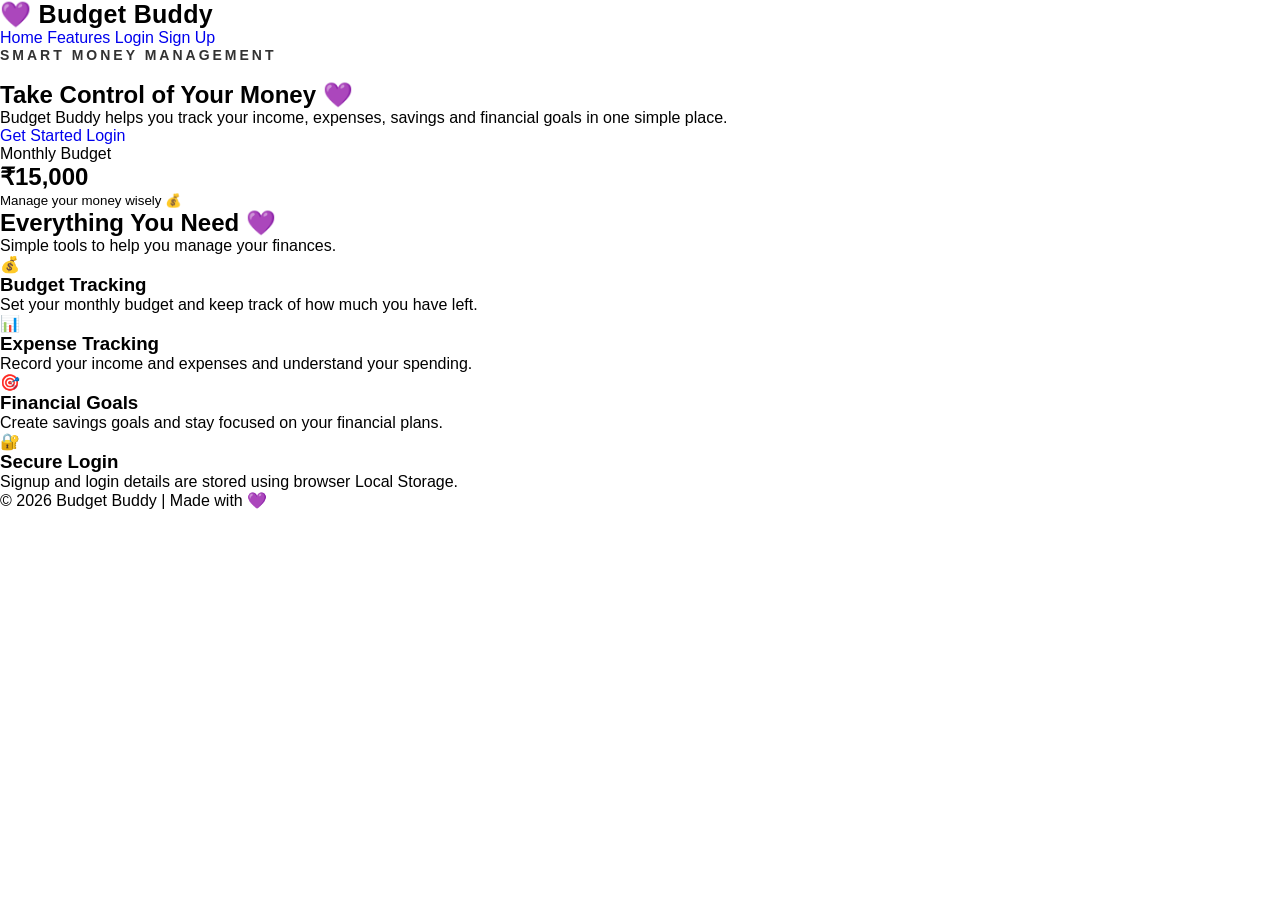
<file: index.html>
<!DOCTYPE html>
<html lang="en">

<head>
    <meta charset="UTF-8">
    <meta name="viewport" content="width=device-width, initial-scale=1.0">

    <title>Budget Buddy</title>

    <link rel="stylesheet" href="style.css">
</head>

<body>

    <!-- NAVBAR -->
    <nav class="navbar">

        <div class="logo">
            💜 Budget Buddy
        </div>

        <div class="nav-links">
            <a href="index.html">Home</a>
            <a href="#features">Features</a>
            <a href="login.html">Login</a>
            <a href="signup.html" class="nav-button">Sign Up</a>
        </div>

    </nav>


    <!-- HERO SECTION -->
    <section class="hero">

        <div class="hero-content">

            <p class="small-heading">
                SMART MONEY MANAGEMENT
            </p>

            <h1>
                Take Control of Your
                <span>Money 💜</span>
            </h1>

            <p>
                Budget Buddy helps you track your income,
                expenses, savings and financial goals
                in one simple place.
            </p>

            <div class="hero-buttons">

                <a href="signup.html" class="primary-button">
                    Get Started
                </a>

                <a href="login.html" class="secondary-button">
                    Login
                </a>

            </div>

        </div>


        <div class="hero-card">

            <div class="floating-card">

                <span>Monthly Budget</span>

                <h2>₹15,000</h2>

                <div class="progress-bar">
                    <div class="progress"></div>
                </div>

                <small>
                    Manage your money wisely 💰
                </small>

            </div>

        </div>

    </section>


    <!-- FEATURES -->
    <section id="features" class="features-section">

        <h2>Everything You Need 💜</h2>

        <p class="section-subtitle">
            Simple tools to help you manage your finances.
        </p>


        <div class="features">

            <div class="feature-card">
                <div class="feature-icon">💰</div>
                <h3>Budget Tracking</h3>
                <p>
                    Set your monthly budget and keep track
                    of how much you have left.
                </p>
            </div>


            <div class="feature-card">
                <div class="feature-icon">📊</div>
                <h3>Expense Tracking</h3>
                <p>
                    Record your income and expenses
                    and understand your spending.
                </p>
            </div>


            <div class="feature-card">
                <div class="feature-icon">🎯</div>
                <h3>Financial Goals</h3>
                <p>
                    Create savings goals and stay
                    focused on your financial plans.
                </p>
            </div>


            <div class="feature-card">
                <div class="feature-icon">🔐</div>
                <h3>Secure Login</h3>
                <p>
                    Signup and login details are stored
                    using browser Local Storage.
                </p>
            </div>

        </div>

    </section>


    <!-- FOOTER -->
    <footer>

        <p>
            © 2026 Budget Buddy | Made with 💜
        </p>

    </footer>


</body>

</html>
</file>
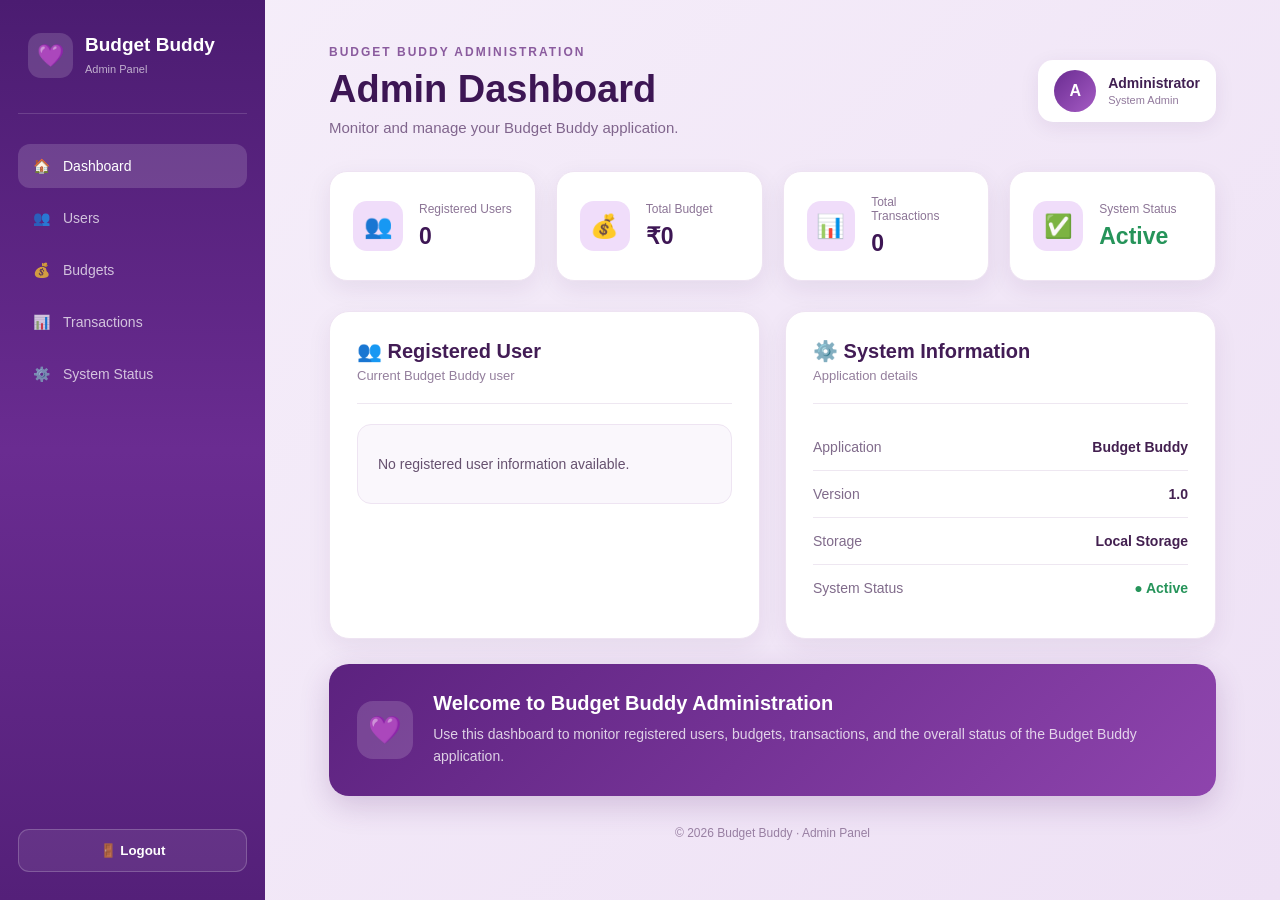
<file: admin-dashboard.html>
<!DOCTYPE html>
<html lang="en">
<head>

    <meta charset="UTF-8">

    <meta
        name="viewport"
        content="width=device-width, initial-scale=1.0"
    >

    <title>Admin Dashboard - Budget Buddy</title>

    <link
        rel="stylesheet"
        href="style.css"
    >

</head>


<body class="admin-page">


    <!-- Sidebar -->

    <aside class="admin-sidebar">

        <div class="admin-logo">

            <div class="logo-circle">
                💜
            </div>

            <div>
                <h2>Budget Buddy</h2>
                <span>Admin Panel</span>
            </div>

        </div>


        <nav class="admin-nav">

            <a href="#" class="admin-nav-item active">
                🏠
                <span>Dashboard</span>
            </a>

            <a href="#users" class="admin-nav-item">
                👥
                <span>Users</span>
            </a>

            <a href="#budget" class="admin-nav-item">
                💰
                <span>Budgets</span>
            </a>

            <a href="#transactions" class="admin-nav-item">
                📊
                <span>Transactions</span>
            </a>

            <a href="#system" class="admin-nav-item">
                ⚙️
                <span>System Status</span>
            </a>

        </nav>


        <button
            class="admin-logout"
            onclick="logout()"
        >
            🚪 Logout
        </button>

    </aside>


    <!-- Main Admin Area -->

    <main class="admin-main">


        <!-- Header -->

        <header class="admin-header">

            <div>

                <p class="admin-small-title">
                    BUDGET BUDDY ADMINISTRATION
                </p>

                <h1>
                    Admin Dashboard
                </h1>

                <p>
                    Monitor and manage your Budget Buddy application.
                </p>

            </div>


            <div class="admin-profile">

                <div class="admin-avatar">
                    A
                </div>

                <div>

                    <strong>
                        Administrator
                    </strong>

                    <span>
                        System Admin
                    </span>

                </div>

            </div>

        </header>


        <!-- Statistics -->

        <section class="admin-stats">


            <div class="admin-stat-card">

                <div class="stat-icon">
                    👥
                </div>

                <div>

                    <p>
                        Registered Users
                    </p>

                    <h2 id="registeredUsers">
                        0
                    </h2>

                </div>

            </div>


            <div
                class="admin-stat-card"
                id="budget"
            >

                <div class="stat-icon">
                    💰
                </div>

                <div>

                    <p>
                        Total Budget
                    </p>

                    <h2 id="totalBudget">
                        ₹0
                    </h2>

                </div>

            </div>


            <div
                class="admin-stat-card"
                id="transactions"
            >

                <div class="stat-icon">
                    📊
                </div>

                <div>

                    <p>
                        Total Transactions
                    </p>

                    <h2 id="totalTransactions">
                        0
                    </h2>

                </div>

            </div>


            <div class="admin-stat-card">

                <div class="stat-icon">
                    ✅
                </div>

                <div>

                    <p>
                        System Status
                    </p>

                    <h2 class="active-status">
                        Active
                    </h2>

                </div>

            </div>


        </section>


        <!-- Content Grid -->

        <section class="admin-content-grid">


            <!-- Registered Users -->

            <div
                class="admin-panel-card"
                id="users"
            >

                <div class="panel-heading">

                    <div>

                        <h2>
                            👥 Registered User
                        </h2>

                        <p>
                            Current Budget Buddy user
                        </p>

                    </div>

                </div>


                <div
                    id="userInfo"
                    class="user-info-box"
                >

                    <p>
                        No registered user information available.
                    </p>

                </div>

            </div>


            <!-- System Information -->

            <div
                class="admin-panel-card"
                id="system"
            >

                <div class="panel-heading">

                    <div>

                        <h2>
                            ⚙️ System Information
                        </h2>

                        <p>
                            Application details
                        </p>

                    </div>

                </div>


                <div class="system-info">

                    <div class="system-row">

                        <span>
                            Application
                        </span>

                        <strong>
                            Budget Buddy
                        </strong>

                    </div>


                    <div class="system-row">

                        <span>
                            Version
                        </span>

                        <strong>
                            1.0
                        </strong>

                    </div>


                    <div class="system-row">

                        <span>
                            Storage
                        </span>

                        <strong>
                            Local Storage
                        </strong>

                    </div>


                    <div class="system-row">

                        <span>
                            System Status
                        </span>

                        <strong class="status-badge">
                            ● Active
                        </strong>

                    </div>

                </div>

            </div>


        </section>


        <!-- Bottom Information -->

        <section class="admin-welcome-box">

            <div class="welcome-icon">
                💜
            </div>

            <div>

                <h2>
                    Welcome to Budget Buddy Administration
                </h2>

                <p>
                    Use this dashboard to monitor registered users,
                    budgets, transactions, and the overall status
                    of the Budget Buddy application.
                </p>

            </div>

        </section>


        <footer class="admin-footer">

            © 2026 Budget Buddy · Admin Panel

        </footer>


    </main>


    <script src="script.js"></script>

</body>
</html>
</file>
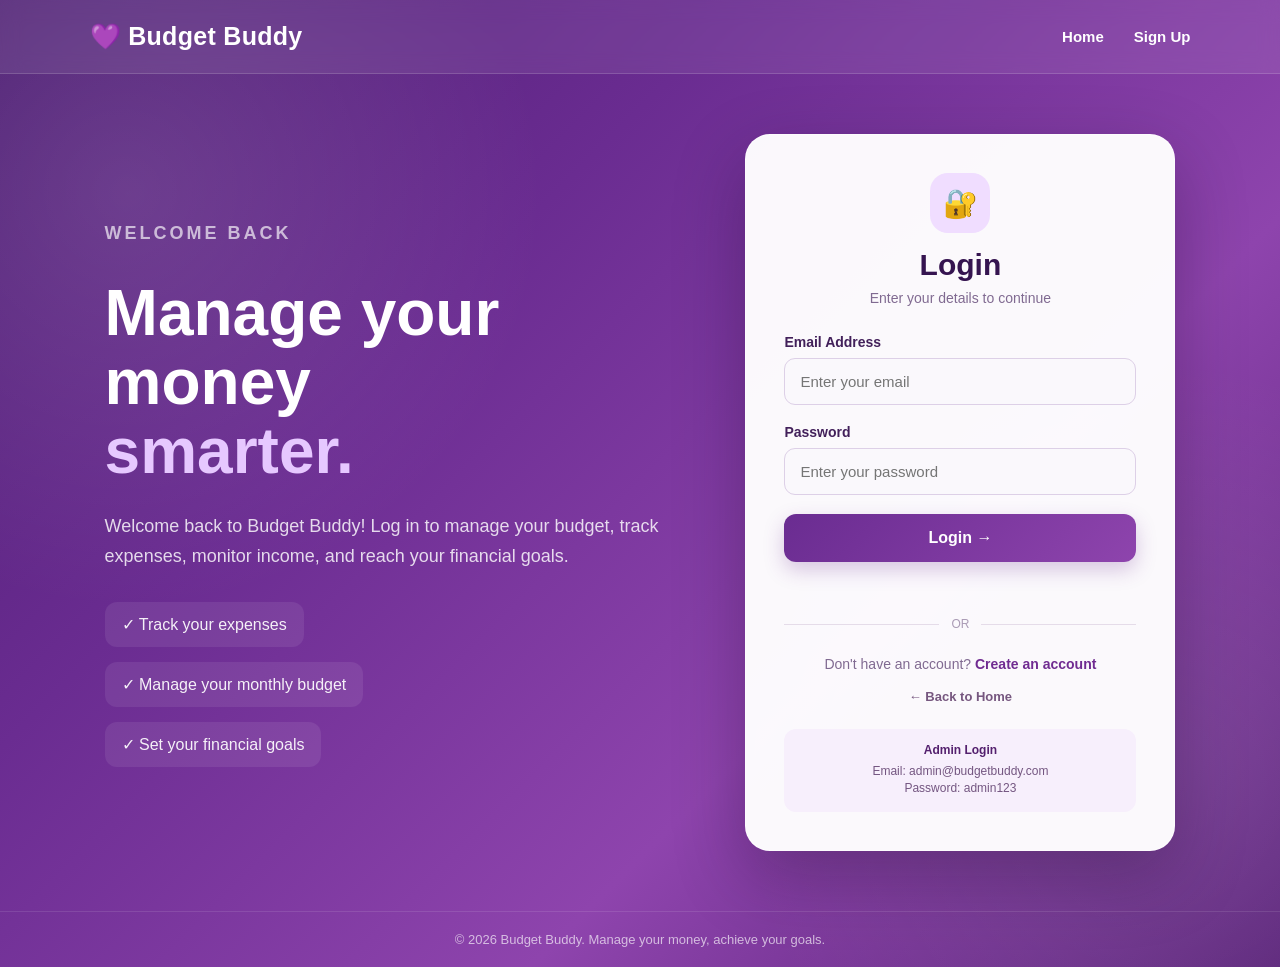
<file: login.html>
<!DOCTYPE html>
<html lang="en">
<head>
    <meta charset="UTF-8">
    <meta name="viewport" content="width=device-width, initial-scale=1.0">
    <title>Login - Budget Buddy</title>
    <link rel="stylesheet" href="style.css">
</head>

<body class="auth-page">

    <!-- Navbar -->
    <nav class="auth-navbar">
        <div class="logo">💜 Budget Buddy</div>

        <div class="auth-nav-links">
            <a href="index.html">Home</a>
            <a href="signup.html">Sign Up</a>
        </div>
    </nav>


    <!-- Login Section -->
    <main class="auth-main">

        <div class="auth-left">

            <div class="auth-welcome">
                <p class="small-heading">WELCOME BACK</p>

                <h1>
                    Manage your money
                    <span>smarter.</span>
                </h1>

                <p>
                    Welcome back to Budget Buddy! Log in to manage
                    your budget, track expenses, monitor income,
                    and reach your financial goals.
                </p>

                <div class="auth-features">
                    <div>✓ Track your expenses</div>
                    <div>✓ Manage your monthly budget</div>
                    <div>✓ Set your financial goals</div>
                </div>
            </div>

        </div>


        <div class="auth-card">

            <div class="auth-card-header">
                <div class="auth-icon">🔐</div>

                <h2>Login</h2>

                <p>
                    Enter your details to continue
                </p>
            </div>


            <form id="loginForm">

                <div class="form-group">
                    <label for="loginEmail">Email Address</label>

                    <input
                        type="email"
                        id="loginEmail"
                        placeholder="Enter your email"
                        required
                    >
                </div>


                <div class="form-group">
                    <label for="loginPassword">Password</label>

                    <input
                        type="password"
                        id="loginPassword"
                        placeholder="Enter your password"
                        required
                    >
                </div>


                <button type="submit" class="auth-button">
                    Login →
                </button>

                <p id="loginMessage" class="form-message"></p>

            </form>


            <div class="auth-divider">
                <span>OR</span>
            </div>


            <p class="auth-bottom-text">
                Don't have an account?
                <a href="signup.html">Create an account</a>
            </p>

            <a href="index.html" class="back-home">
                ← Back to Home
            </a>


            <div class="admin-hint">
                <strong>Admin Login</strong>
                <p>Email: admin@budgetbuddy.com</p>
                <p>Password: admin123</p>
            </div>

        </div>

    </main>


    <footer class="auth-footer">
        <p>© 2026 Budget Buddy. Manage your money, achieve your goals.</p>
    </footer>


    <script src="script.js"></script>

</body>
</html>
</file>
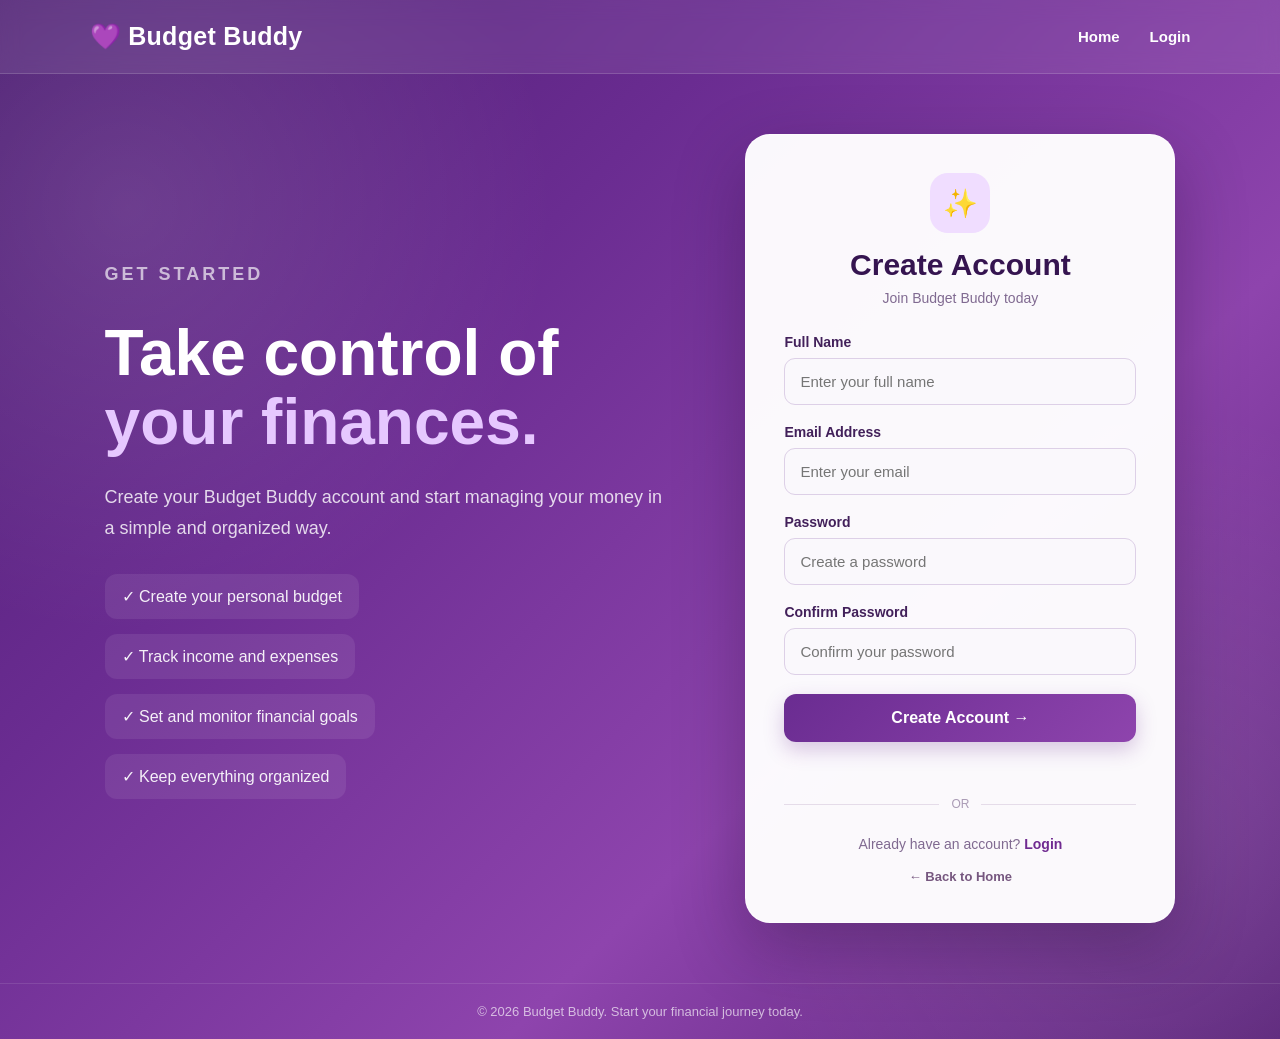
<file: signup.html>
<!DOCTYPE html>
<html lang="en">
<head>
    <meta charset="UTF-8">
    <meta name="viewport" content="width=device-width, initial-scale=1.0">
    <title>Sign Up - Budget Buddy</title>
    <link rel="stylesheet" href="style.css">
</head>

<body class="auth-page">

    <!-- Navbar -->
    <nav class="auth-navbar">

        <div class="logo">
            💜 Budget Buddy
        </div>

        <div class="auth-nav-links">
            <a href="index.html">Home</a>
            <a href="login.html">Login</a>
        </div>

    </nav>


    <!-- Signup Main -->
    <main class="auth-main signup-main">

        <div class="auth-left">

            <div class="auth-welcome">

                <p class="small-heading">
                    GET STARTED
                </p>

                <h1>
                    Take control of
                    <span>your finances.</span>
                </h1>

                <p>
                    Create your Budget Buddy account and start
                    managing your money in a simple and organized way.
                </p>


                <div class="auth-features">

                    <div>✓ Create your personal budget</div>

                    <div>✓ Track income and expenses</div>

                    <div>✓ Set and monitor financial goals</div>

                    <div>✓ Keep everything organized</div>

                </div>

            </div>

        </div>


        <!-- Signup Card -->
        <div class="auth-card signup-card">

            <div class="auth-card-header">

                <div class="auth-icon">
                    ✨
                </div>

                <h2>
                    Create Account
                </h2>

                <p>
                    Join Budget Buddy today
                </p>

            </div>


            <form id="signupForm">

                <div class="form-group">

                    <label for="signupName">
                        Full Name
                    </label>

                    <input
                        type="text"
                        id="signupName"
                        placeholder="Enter your full name"
                        required
                    >

                </div>


                <div class="form-group">

                    <label for="signupEmail">
                        Email Address
                    </label>

                    <input
                        type="email"
                        id="signupEmail"
                        placeholder="Enter your email"
                        required
                    >

                </div>


                <div class="form-group">

                    <label for="signupPassword">
                        Password
                    </label>

                    <input
                        type="password"
                        id="signupPassword"
                        placeholder="Create a password"
                        required
                    >

                </div>


                <div class="form-group">

                    <label for="confirmPassword">
                        Confirm Password
                    </label>

                    <input
                        type="password"
                        id="confirmPassword"
                        placeholder="Confirm your password"
                        required
                    >

                </div>


                <button
                    type="submit"
                    class="auth-button"
                >
                    Create Account →
                </button>


                <p
                    id="signupMessage"
                    class="form-message"
                ></p>

            </form>


            <div class="auth-divider">
                <span>OR</span>
            </div>


            <p class="auth-bottom-text">

                Already have an account?

                <a href="login.html">
                    Login
                </a>

            </p>


            <a
                href="index.html"
                class="back-home"
            >
                ← Back to Home
            </a>

        </div>

    </main>


    <footer class="auth-footer">

        <p>
            © 2026 Budget Buddy. Start your financial journey today.
        </p>

    </footer>


    <script src="script.js"></script>

</body>
</html>
</file>
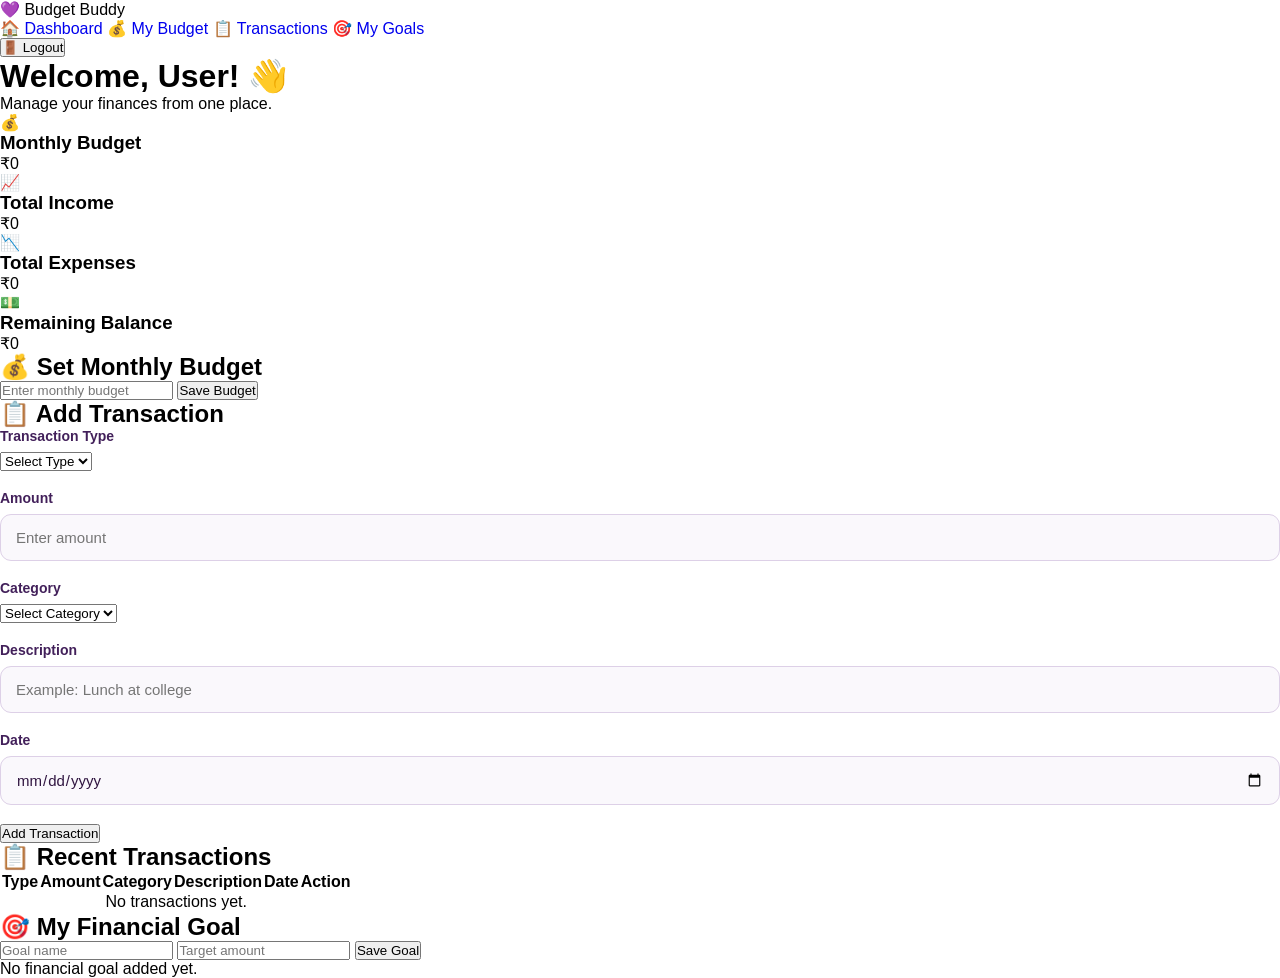
<file: user-dashboard.html>
<!DOCTYPE html>
<html lang="en">
<head>
    <meta charset="UTF-8">
    <meta name="viewport" content="width=device-width, initial-scale=1.0">
    <title>User Dashboard - Budget Buddy</title>
    <link rel="stylesheet" href="style.css">
</head>

<body class="dashboard-body">

<div class="dashboard-container">

    <!-- SIDEBAR -->
    <aside class="sidebar">

        <div class="sidebar-logo">
            💜 Budget Buddy
        </div>

        <div class="sidebar-menu">

            <a href="user-dashboard.html" class="active">
                🏠 Dashboard
            </a>

            <a href="#budgetSection">
                💰 My Budget
            </a>

            <a href="#transactionSection">
                📋 Transactions
            </a>

            <a href="#goalSection">
                🎯 My Goals
            </a>

        </div>

        <button class="logout-btn" onclick="logout()">
            🚪 Logout
        </button>

    </aside>


    <!-- MAIN CONTENT -->
    <main class="dashboard-main">

        <div class="dashboard-header">

            <div>
                <h1>Welcome, <span id="userName">User</span>! 👋</h1>
                <p>Manage your finances from one place.</p>
            </div>

        </div>


        <!-- SUMMARY CARDS -->
        <div class="dashboard-cards">

            <div class="dashboard-card">
                <div class="card-icon">💰</div>
                <h3>Monthly Budget</h3>
                <p id="budgetDisplay">₹0</p>
            </div>

            <div class="dashboard-card">
                <div class="card-icon">📈</div>
                <h3>Total Income</h3>
                <p id="incomeDisplay">₹0</p>
            </div>

            <div class="dashboard-card">
                <div class="card-icon">📉</div>
                <h3>Total Expenses</h3>
                <p id="expenseDisplay">₹0</p>
            </div>

            <div class="dashboard-card">
                <div class="card-icon">💵</div>
                <h3>Remaining Balance</h3>
                <p id="remainingDisplay">₹0</p>
            </div>

        </div>


        <!-- BUDGET SECTION -->
        <section class="dashboard-section" id="budgetSection">

            <h2>💰 Set Monthly Budget</h2>

            <form id="budgetForm" class="inline-form">

                <input
                    type="number"
                    id="budgetInput"
                    placeholder="Enter monthly budget"
                    min="0"
                    required
                >

                <button type="submit" class="btn">
                    Save Budget
                </button>

            </form>

        </section>


        <!-- TRANSACTION SECTION -->
        <section class="dashboard-section" id="transactionSection">

            <h2>📋 Add Transaction</h2>

            <form id="transactionForm" class="transaction-form">

                <div class="form-group">

                    <label>Transaction Type</label>

                    <select id="transactionType" required>

                        <option value="">
                            Select Type
                        </option>

                        <option value="Income">
                            Income
                        </option>

                        <option value="Expense">
                            Expense
                        </option>

                    </select>

                </div>


                <div class="form-group">

                    <label>Amount</label>

                    <input
                        type="number"
                        id="transactionAmount"
                        placeholder="Enter amount"
                        min="0"
                        required
                    >

                </div>


                <div class="form-group">

                    <label>Category</label>

                    <select id="transactionCategory" required>

                        <option value="">
                            Select Category
                        </option>

                        <option value="Food">
                            Food
                        </option>

                        <option value="Shopping">
                            Shopping
                        </option>

                        <option value="Travel">
                            Travel
                        </option>

                        <option value="Education">
                            Education
                        </option>

                        <option value="Bills">
                            Bills
                        </option>

                        <option value="Entertainment">
                            Entertainment
                        </option>

                        <option value="Salary">
                            Salary
                        </option>

                        <option value="Other">
                            Other
                        </option>

                    </select>

                </div>


                <div class="form-group">

                    <label>Description</label>

                    <input
                        type="text"
                        id="transactionDescription"
                        placeholder="Example: Lunch at college"
                        required
                    >

                </div>


                <div class="form-group">

                    <label>Date</label>

                    <input
                        type="date"
                        id="transactionDate"
                        required
                    >

                </div>


                <button type="submit" class="btn">
                    Add Transaction
                </button>

            </form>

        </section>


        <!-- RECENT TRANSACTIONS -->
        <section class="dashboard-section">

            <h2>📋 Recent Transactions</h2>

            <div class="table-container">

                <table>

                    <thead>

                        <tr>
                            <th>Type</th>
                            <th>Amount</th>
                            <th>Category</th>
                            <th>Description</th>
                            <th>Date</th>
                            <th>Action</th>
                        </tr>

                    </thead>

                    <tbody id="transactionTable"></tbody>

                </table>

            </div>

        </section>


        <!-- FINANCIAL GOAL -->
        <section class="dashboard-section" id="goalSection">

            <h2>🎯 My Financial Goal</h2>

            <form id="goalForm" class="inline-form">

                <input
                    type="text"
                    id="goalName"
                    placeholder="Goal name"
                    required
                >

                <input
                    type="number"
                    id="goalAmount"
                    placeholder="Target amount"
                    min="0"
                    required
                >

                <button type="submit" class="btn">
                    Save Goal
                </button>

            </form>

            <div id="goalDisplay" class="goal-display"></div>

        </section>

    </main>

</div>

<script src="script.js"></script>

</body>
</html>
</file>
<file: style.css>
/* =====================================================
   BUDGET BUDDY - GLOBAL STYLES
   ===================================================== */

* {
    margin: 0;
    padding: 0;
    box-sizing: border-box;
}


html {
    scroll-behavior: smooth;
}


body {
    font-family: Arial, Helvetica, sans-serif;
    margin: 0;
    min-height: 100vh;
}


/* =====================================================
   COMMON
   ===================================================== */

button,
input {
    font-family: inherit;
}


a {
    text-decoration: none;
}


/* =====================================================
   AUTH PAGES
   LOGIN + SIGNUP
   ===================================================== */

.auth-page {
    min-height: 100vh;
    background:
        radial-gradient(
            circle at 10% 20%,
            rgba(255, 255, 255, 0.12),
            transparent 30%
        ),
        radial-gradient(
            circle at 90% 80%,
            rgba(255, 255, 255, 0.10),
            transparent 30%
        ),
        linear-gradient(
            135deg,
            #4b1c71,
            #6a2c91,
            #8e44ad,
            #5b247a
        );

    color: white;

    display: flex;
    flex-direction: column;

    min-height: 100vh;
}


/* =====================================================
   AUTH NAVBAR
   ===================================================== */

.auth-navbar {
    width: 100%;

    padding: 22px 7%;

    display: flex;
    justify-content: space-between;
    align-items: center;

    background: rgba(255, 255, 255, 0.08);

    border-bottom: 1px solid rgba(255, 255, 255, 0.15);

    backdrop-filter: blur(10px);
}


.logo {
    font-size: 25px;
    font-weight: 700;
    letter-spacing: 0.3px;
}


.auth-nav-links {
    display: flex;
    gap: 30px;
}


.auth-nav-links a {
    color: white;

    font-size: 15px;
    font-weight: 600;

    transition: 0.3s;
}


.auth-nav-links a:hover {
    opacity: 0.7;
}


/* =====================================================
   AUTH MAIN
   ===================================================== */

.auth-main {
    flex: 1;

    width: 100%;

    max-width: 1250px;

    margin: auto;

    padding: 60px 7%;

    display: grid;

    grid-template-columns:
        1fr
        430px;

    gap: 80px;

    align-items: center;
}


/* =====================================================
   LEFT SIDE
   ===================================================== */

.auth-left {
    display: flex;
    align-items: center;
}


.auth-welcome {
    max-width: 600px;
}


.small-heading {
    font-size: 14px;

    font-weight: 700;

    letter-spacing: 3px;

    margin-bottom: 18px;

    opacity: 0.8;
}


.auth-welcome h1 {
    font-size: clamp(40px, 5vw, 68px);

    line-height: 1.08;

    margin-bottom: 25px;
}


.auth-welcome h1 span {
    display: block;

    color: #e6c8ff;
}


.auth-welcome > p {
    font-size: 18px;

    line-height: 1.7;

    color: rgba(255, 255, 255, 0.82);

    max-width: 560px;

    margin-bottom: 30px;
}


.auth-features {
    display: flex;

    flex-direction: column;

    gap: 15px;
}


.auth-features div {
    font-size: 16px;

    color: rgba(255, 255, 255, 0.92);

    background: rgba(255, 255, 255, 0.08);

    padding: 13px 17px;

    border-radius: 12px;

    width: fit-content;
}


/* =====================================================
   AUTH CARD
   ===================================================== */

.auth-card {
    width: 100%;

    background: rgba(255, 255, 255, 0.97);

    color: #2d1645;

    border-radius: 25px;

    padding: 38px;

    box-shadow:
        0 25px 70px rgba(25, 5, 40, 0.30);

    border: 1px solid rgba(255, 255, 255, 0.5);

    animation: cardAppear 0.5s ease;
}


@keyframes cardAppear {

    from {
        opacity: 0;
        transform: translateY(15px);
    }

    to {
        opacity: 1;
        transform: translateY(0);
    }

}


.auth-card-header {
    text-align: center;

    margin-bottom: 28px;
}


.auth-icon {
    width: 60px;
    height: 60px;

    margin: 0 auto 15px;

    display: flex;
    align-items: center;
    justify-content: center;

    background: #f0ddff;

    border-radius: 18px;

    font-size: 28px;
}


.auth-card-header h2 {
    font-size: 30px;

    margin-bottom: 8px;

    color: #351450;
}


.auth-card-header p {
    color: #806a91;

    font-size: 14px;
}


/* =====================================================
   FORMS
   ===================================================== */

.form-group {
    margin-bottom: 19px;
}


.form-group label {
    display: block;

    margin-bottom: 8px;

    font-size: 14px;

    font-weight: 700;

    color: #42205a;
}


.form-group input {
    width: 100%;

    padding: 14px 15px;

    border: 1px solid #ddd0e7;

    border-radius: 11px;

    outline: none;

    font-size: 15px;

    background: #faf8fc;

    color: #301540;

    transition: 0.3s;
}


.form-group input:focus {
    border-color: #8e44ad;

    box-shadow:
        0 0 0 3px rgba(142, 68, 173, 0.12);

    background: white;
}


.auth-button {
    width: 100%;

    border: none;

    padding: 15px;

    border-radius: 12px;

    background:
        linear-gradient(
            135deg,
            #6a2c91,
            #8e44ad
        );

    color: white;

    font-size: 16px;

    font-weight: 700;

    cursor: pointer;

    transition: 0.3s;

    box-shadow:
        0 8px 20px rgba(106, 44, 145, 0.25);
}


.auth-button:hover {
    transform: translateY(-2px);

    box-shadow:
        0 12px 25px rgba(106, 44, 145, 0.35);
}


.form-message {
    text-align: center;

    margin-top: 12px;

    font-size: 14px;

    min-height: 18px;
}


/* =====================================================
   AUTH DIVIDER
   ===================================================== */

.auth-divider {
    display: flex;

    align-items: center;

    gap: 12px;

    margin: 25px 0;

    color: #aa9bb5;

    font-size: 12px;
}


.auth-divider::before,
.auth-divider::after {
    content: "";

    height: 1px;

    flex: 1;

    background: #e5dce9;
}


/* =====================================================
   AUTH LINKS
   ===================================================== */

.auth-bottom-text {
    text-align: center;

    color: #806a91;

    font-size: 14px;
}


.auth-bottom-text a {
    color: #702b91;

    font-weight: 700;
}


.back-home {
    display: block;

    text-align: center;

    margin-top: 17px;

    color: #76577f;

    font-size: 13px;

    font-weight: 600;
}


.back-home:hover {
    color: #6a2c91;
}


/* =====================================================
   ADMIN LOGIN HINT
   ===================================================== */

.admin-hint {
    margin-top: 25px;

    padding: 14px;

    background: #f7effc;

    border-radius: 12px;

    text-align: center;

    color: #745681;

    font-size: 12px;
}


.admin-hint strong {
    display: block;

    color: #54206e;

    margin-bottom: 7px;
}


.admin-hint p {
    margin: 3px 0;
}


/* =====================================================
   AUTH FOOTER
   ===================================================== */

.auth-footer {
    text-align: center;

    padding: 20px;

    font-size: 13px;

    color: rgba(255, 255, 255, 0.65);

    border-top: 1px solid rgba(255, 255, 255, 0.1);
}


/* =====================================================
   ADMIN DASHBOARD
   ===================================================== */

.admin-page {
    min-height: 100vh;

    background:
        linear-gradient(
            135deg,
            #f6effa,
            #eee1f5
        );

    color: #321544;

    display: flex;
}


/* =====================================================
   ADMIN SIDEBAR
   ===================================================== */

.admin-sidebar {
    width: 265px;

    min-height: 100vh;

    background:
        linear-gradient(
            180deg,
            #4b1c71,
            #6a2c91,
            #542079
        );

    color: white;

    padding: 28px 18px;

    display: flex;

    flex-direction: column;

    position: fixed;

    left: 0;
    top: 0;
    bottom: 0;
}


.admin-logo {
    display: flex;

    align-items: center;

    gap: 12px;

    padding: 5px 10px 35px;

    border-bottom: 1px solid rgba(255,255,255,0.15);
}


.logo-circle {
    width: 45px;
    height: 45px;

    background: rgba(255,255,255,0.15);

    border-radius: 13px;

    display: flex;

    justify-content: center;
    align-items: center;

    font-size: 22px;
}


.admin-logo h2 {
    font-size: 19px;

    margin-bottom: 3px;
}


.admin-logo span {
    font-size: 11px;

    opacity: 0.65;
}


/* =====================================================
   ADMIN NAV
   ===================================================== */

.admin-nav {
    display: flex;

    flex-direction: column;

    gap: 8px;

    margin-top: 30px;
}


.admin-nav-item {
    color: rgba(255,255,255,0.72);

    padding: 14px 15px;

    border-radius: 12px;

    display: flex;

    align-items: center;

    gap: 13px;

    font-size: 14px;

    transition: 0.3s;
}


.admin-nav-item:hover,
.admin-nav-item.active {
    background: rgba(255,255,255,0.15);

    color: white;
}


.admin-logout {
    margin-top: auto;

    border: 1px solid rgba(255,255,255,0.2);

    background: rgba(255,255,255,0.08);

    color: white;

    padding: 13px;

    border-radius: 11px;

    cursor: pointer;

    font-weight: 600;

    transition: 0.3s;
}


.admin-logout:hover {
    background: rgba(255,255,255,0.18);
}


/* =====================================================
   ADMIN MAIN
   ===================================================== */

.admin-main {
    margin-left: 265px;

    width: calc(100% - 265px);

    min-height: 100vh;

    padding: 45px 5%;
}


/* =====================================================
   ADMIN HEADER
   ===================================================== */

.admin-header {
    display: flex;

    justify-content: space-between;

    align-items: center;

    margin-bottom: 35px;
}


.admin-small-title {
    font-size: 12px;

    letter-spacing: 2px;

    font-weight: 700;

    color: #8a5b9e;

    margin-bottom: 9px;
}


.admin-header h1 {
    font-size: 38px;

    color: #3d1654;

    margin-bottom: 8px;
}


.admin-header p:last-child {
    color: #80658d;

    font-size: 15px;
}


.admin-profile {
    display: flex;

    align-items: center;

    gap: 12px;

    background: white;

    padding: 10px 16px;

    border-radius: 15px;

    box-shadow:
        0 5px 20px rgba(70,30,90,0.08);
}


.admin-avatar {
    width: 42px;
    height: 42px;

    border-radius: 50%;

    background:
        linear-gradient(
            135deg,
            #6a2c91,
            #a55bc4
        );

    color: white;

    display: flex;

    align-items: center;
    justify-content: center;

    font-weight: 700;
}


.admin-profile strong,
.admin-profile span {
    display: block;
}


.admin-profile strong {
    font-size: 14px;

    color: #412052;
}


.admin-profile span {
    font-size: 11px;

    color: #91799c;

    margin-top: 3px;
}


/* =====================================================
   ADMIN STAT CARDS
   ===================================================== */

.admin-stats {
    display: grid;

    grid-template-columns:
        repeat(4, 1fr);

    gap: 20px;

    margin-bottom: 30px;
}


.admin-stat-card {
    background: white;

    border-radius: 18px;

    padding: 23px;

    display: flex;

    align-items: center;

    gap: 16px;

    box-shadow:
        0 8px 25px rgba(65,25,85,0.08);

    border: 1px solid #eee3f2;

    transition: 0.3s;
}


.admin-stat-card:hover {
    transform: translateY(-3px);

    box-shadow:
        0 12px 30px rgba(65,25,85,0.12);
}


.stat-icon {
    width: 50px;
    height: 50px;

    border-radius: 14px;

    background: #f0ddfa;

    display: flex;

    align-items: center;
    justify-content: center;

    font-size: 23px;
}


.admin-stat-card p {
    font-size: 12px;

    color: #8c7596;

    margin-bottom: 7px;
}


.admin-stat-card h2 {
    color: #3d1654;

    font-size: 23px;
}


.active-status {
    color: #26945a !important;
}


/* =====================================================
   ADMIN CONTENT
   ===================================================== */

.admin-content-grid {
    display: grid;

    grid-template-columns:
        1fr
        1fr;

    gap: 25px;

    margin-bottom: 25px;
}


.admin-panel-card {
    background: white;

    border-radius: 20px;

    padding: 27px;

    box-shadow:
        0 8px 25px rgba(65,25,85,0.07);

    border: 1px solid #eee3f2;
}


.panel-heading {
    padding-bottom: 20px;

    margin-bottom: 20px;

    border-bottom: 1px solid #eee7f1;
}


.panel-heading h2 {
    font-size: 20px;

    color: #421c55;

    margin-bottom: 5px;
}


.panel-heading p {
    font-size: 13px;

    color: #947f9d;
}


/* =====================================================
   USER INFO
   ===================================================== */

.user-info-box {
    background: #faf7fc;

    border: 1px solid #eee4f2;

    border-radius: 14px;

    padding: 20px;
}


.user-info-box p {
    padding: 11px 0;

    color: #66516f;

    border-bottom: 1px solid #eee5f1;

    font-size: 14px;
}


.user-info-box p:last-child {
    border-bottom: none;
}


.user-info-box strong {
    color: #432050;
}


/* =====================================================
   SYSTEM INFO
   ===================================================== */

.system-info {
    display: flex;

    flex-direction: column;
}


.system-row {
    display: flex;

    justify-content: space-between;

    align-items: center;

    padding: 15px 0;

    border-bottom: 1px solid #eee7f1;

    font-size: 14px;
}


.system-row:last-child {
    border-bottom: none;
}


.system-row span {
    color: #806b8b;
}


.system-row strong {
    color: #432050;
}


.status-badge {
    color: #26945a !important;
}


/* =====================================================
   ADMIN WELCOME BOX
   ===================================================== */

.admin-welcome-box {
    background:
        linear-gradient(
            135deg,
            #5c227f,
            #8e44ad
        );

    color: white;

    border-radius: 20px;

    padding: 28px;

    display: flex;

    align-items: center;

    gap: 20px;

    box-shadow:
        0 10px 30px rgba(88,35,115,0.20);
}


.welcome-icon {
    width: 58px;
    height: 58px;

    background: rgba(255,255,255,0.15);

    border-radius: 16px;

    display: flex;

    align-items: center;
    justify-content: center;

    font-size: 27px;
}


.admin-welcome-box h2 {
    font-size: 20px;

    margin-bottom: 8px;
}


.admin-welcome-box p {
    color: rgba(255,255,255,0.78);

    font-size: 14px;

    line-height: 1.6;
}


/* =====================================================
   ADMIN FOOTER
   ===================================================== */

.admin-footer {
    text-align: center;

    color: #987fa2;

    font-size: 12px;

    padding: 30px 0 10px;
}


/* =====================================================
   RESPONSIVE - TABLET
   ===================================================== */

@media (max-width: 1000px) {

    .auth-main {
        grid-template-columns: 1fr;

        gap: 40px;

        padding-top: 45px;

        padding-bottom: 45px;
    }


    .auth-left {
        justify-content: center;

        text-align: center;
    }


    .auth-welcome {
        max-width: 700px;
    }


    .auth-features {
        align-items: center;
    }


    .admin-stats {
        grid-template-columns:
            repeat(2, 1fr);
    }

}


/* =====================================================
   RESPONSIVE - MOBILE
   ===================================================== */

@media (max-width: 700px) {

    .auth-navbar {
        padding: 18px 5%;
    }


    .logo {
        font-size: 20px;
    }


    .auth-nav-links {
        gap: 13px;
    }


    .auth-nav-links a {
        font-size: 13px;
    }


    .auth-main {
        padding: 40px 5%;

        display: flex;

        flex-direction: column;

        align-items: stretch;
    }


    .auth-welcome {
        text-align: center;
    }


    .auth-welcome h1 {
        font-size: 42px;
    }


    .auth-welcome > p {
        font-size: 15px;
    }


    .auth-features {
        align-items: stretch;
    }


    .auth-features div {
        width: auto;

        text-align: left;
    }


    .auth-card {
        padding: 28px 22px;

        border-radius: 20px;
    }


    /* Admin mobile */

    .admin-page {
        display: block;
    }


    .admin-sidebar {
        position: relative;

        width: 100%;

        min-height: auto;

        padding: 20px;

        border-radius: 0;
    }


    .admin-logo {
        padding-bottom: 20px;
    }


    .admin-nav {
        flex-direction: row;

        overflow-x: auto;

        margin-top: 20px;

        padding-bottom: 5px;
    }


    .admin-nav-item {
        white-space: nowrap;
    }


    .admin-logout {
        margin-top: 20px;
    }


    .admin-main {
        margin-left: 0;

        width: 100%;

        padding: 30px 5%;
    }


    .admin-header {
        flex-direction: column;

        align-items: flex-start;

        gap: 20px;
    }


    .admin-header h1 {
        font-size: 30px;
    }


    .admin-profile {
        width: 100%;
    }


    .admin-stats {
        grid-template-columns: 1fr;
    }


    .admin-content-grid {
        grid-template-columns: 1fr;
    }


    .admin-welcome-box {
        align-items: flex-start;

        flex-direction: column;
    }

}
</file>
